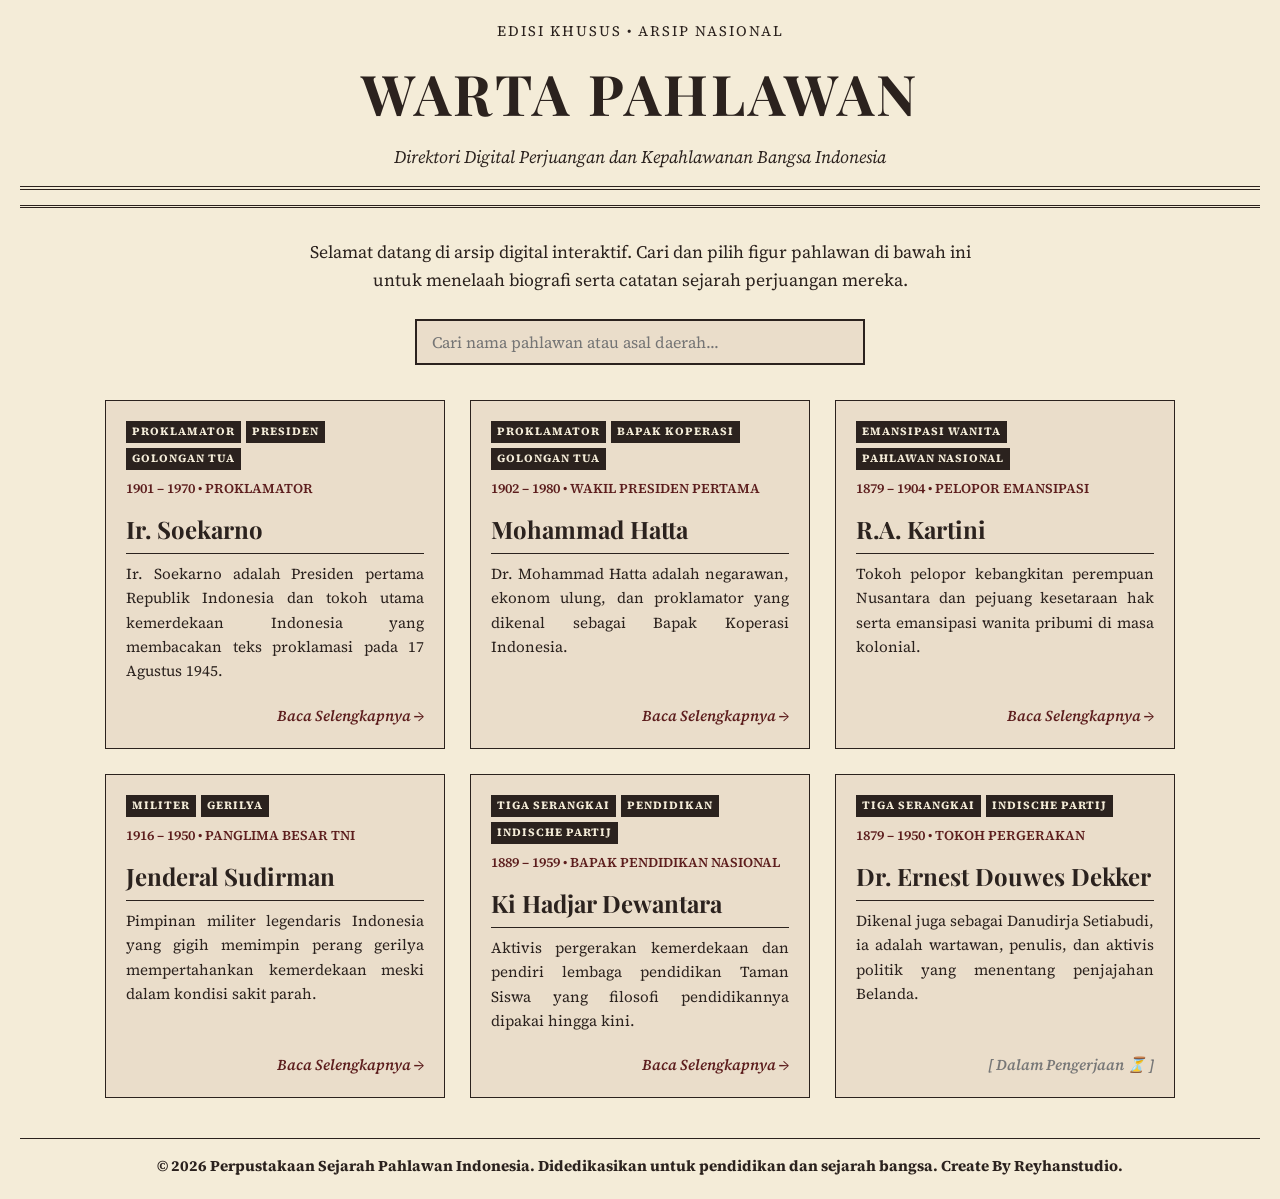
<file: index.html>
<!DOCTYPE html>
<html lang="id">
<head>
    <meta charset="UTF-8">
    <meta name="viewport" content="width=device-width, initial-scale=1.0">
    <title>Perpustakaan Sejarah Pahlawan Indonesia</title>
    <link href="https://fonts.googleapis.com/css2?family=Playfair+Display:ital,wght@0,400;0,700;1,400&family=Source+Serif+Pro:ital,wght@0,400;0,600;1,400&display=swap" rel="stylesheet">
    <link rel="stylesheet" href="css/style.css">
</head>
<body>

    <header class="site-header">
        <div class="newspaper-header">
            <span class="date-edition">Edisi Khusus • Arsip Nasional</span>
            <h1>Warta Pahlawan</h1>
            <p class="subtitle">Direktori Digital Perjuangan dan Kepahlawanan Bangsa Indonesia</p>
            <hr class="double-line">
        </div>
    </header>

    <main class="container">
        <section class="intro-section">
            <p>Selamat datang di arsip digital interaktif. Cari dan pilih figur pahlawan di bawah ini untuk menelaah biografi serta catatan sejarah perjuangan mereka.</p>
        </section>

        <!-- Search Bar -->
        <div class="search-container">
            <input type="text" id="searchInput" placeholder="Cari nama pahlawan atau asal daerah...">
        </div>

        <!-- Hero Grid Gallery -->
        <div class="hero-grid" id="heroGrid">
            <!-- Data akan dimuat secara dinamis via JavaScript -->
        </div>
    </main>

    <footer>
        <p>&copy; 2026 Perpustakaan Sejarah Pahlawan Indonesia. Didedikasikan untuk pendidikan dan sejarah bangsa. Create By Reyhanstudio.</p>
    </footer>

    <script src="js/script.js"></script>
</body>
</html>
</file>
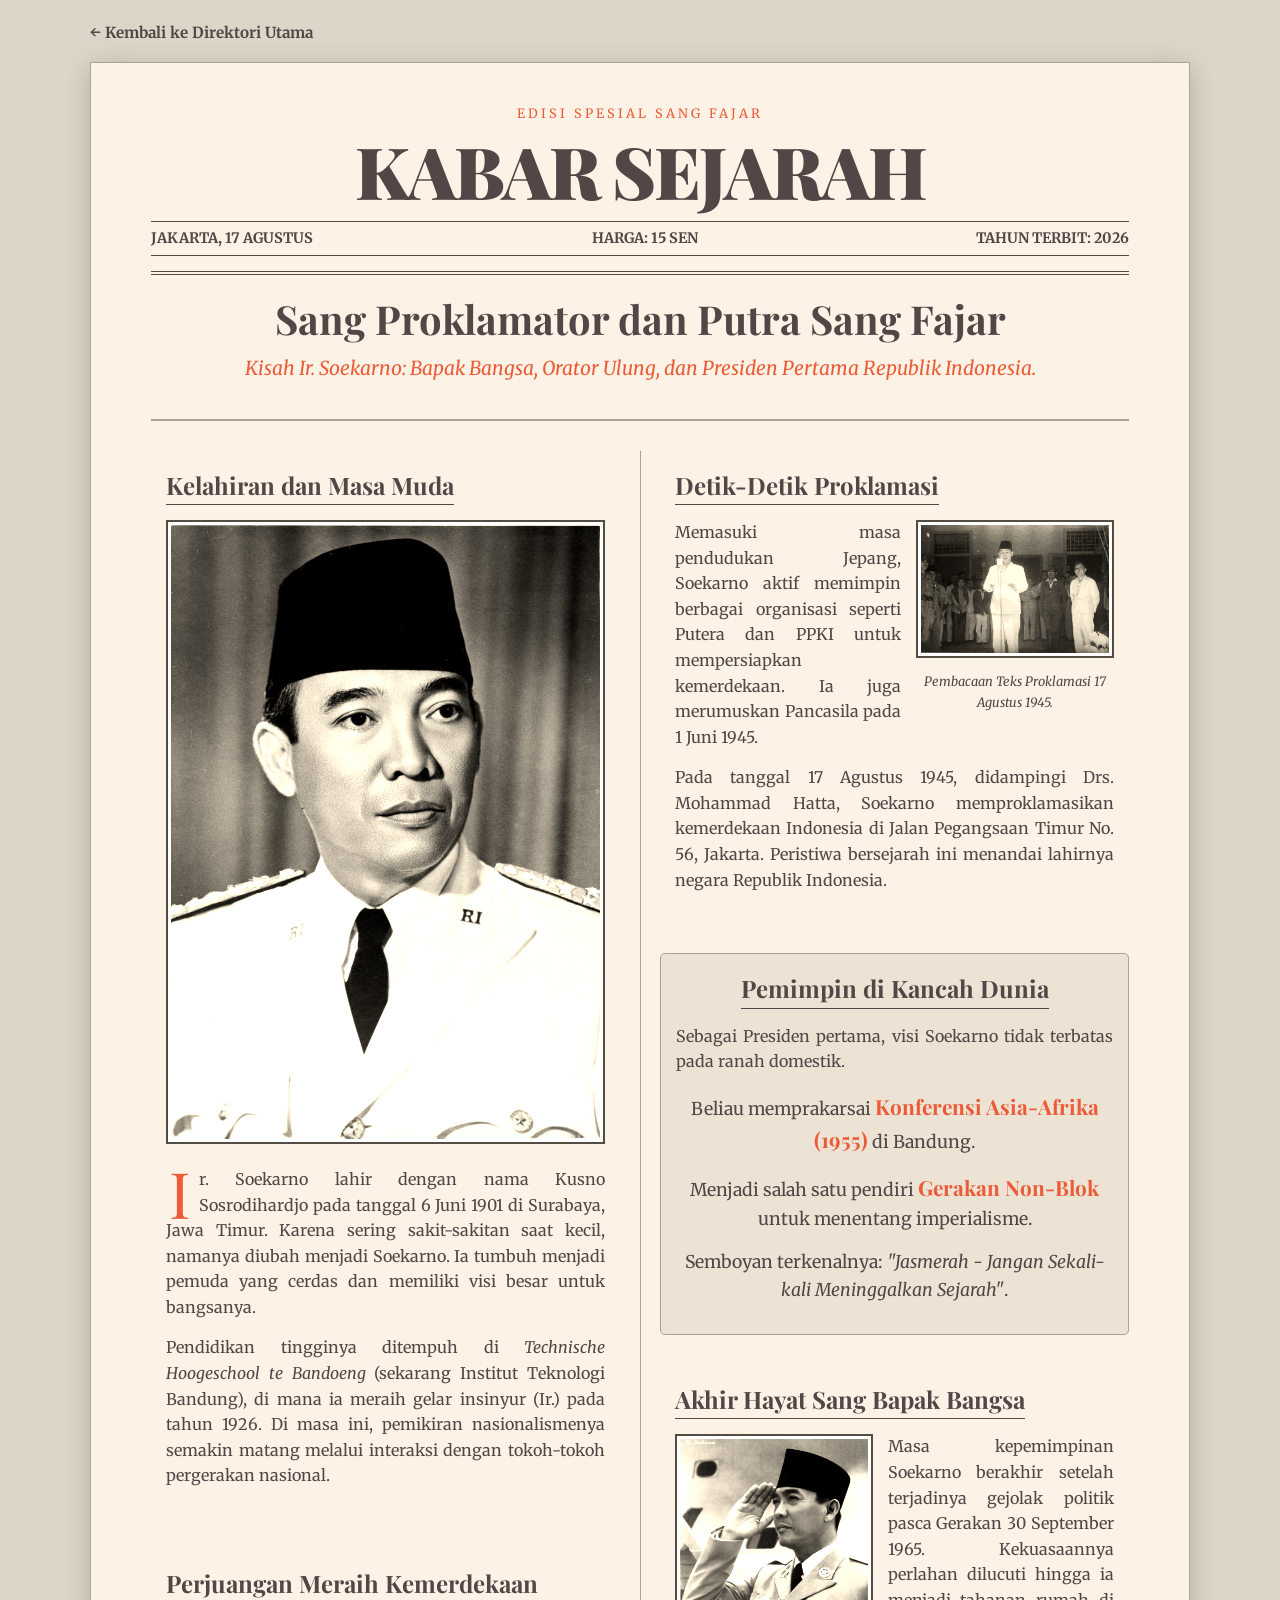
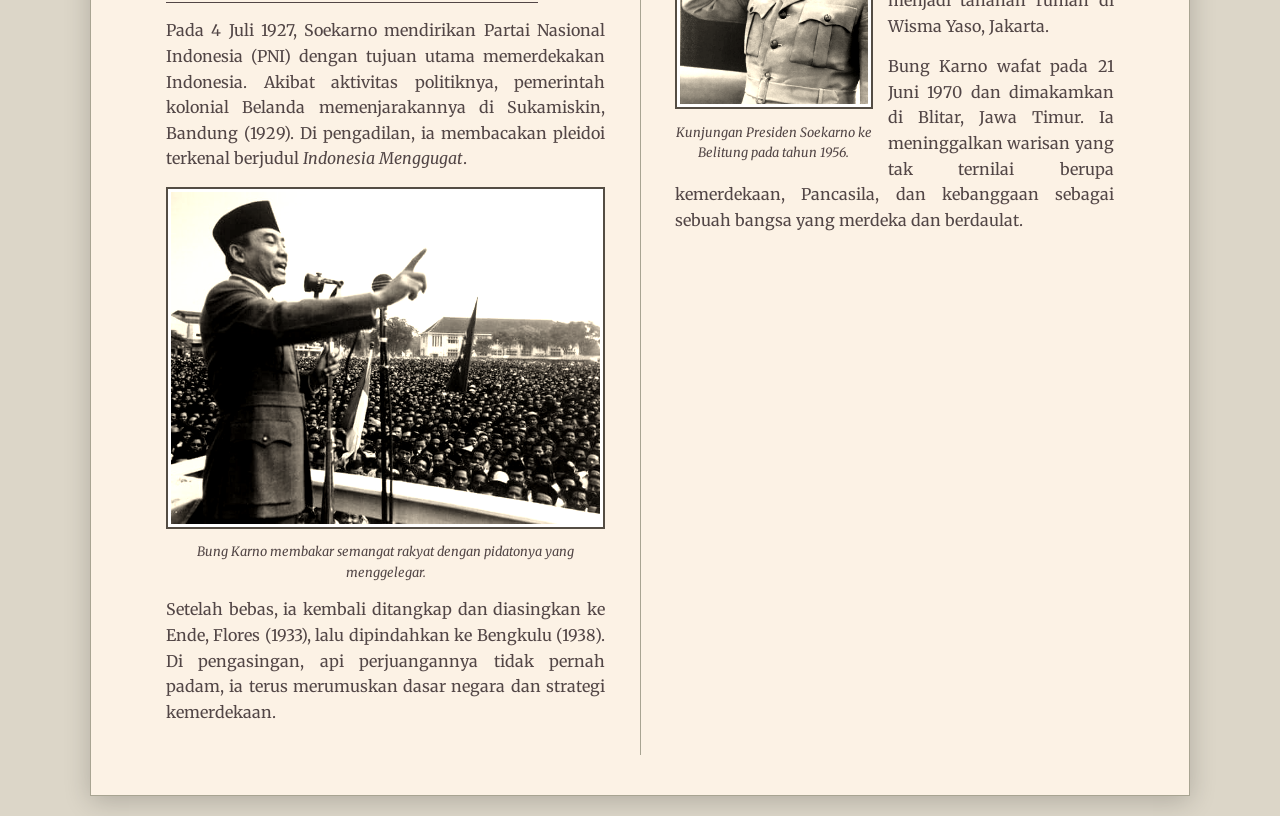
<file: ir-soekarno/index.html>
<!DOCTYPE html>
<html lang="id">
<head>
    <meta charset="UTF-8">
    <meta name="viewport" content="width=device-width, initial-scale=1.0">
    <title>Kabar Sejarah - Ir. Soekarno</title>
    <!-- Menghubungkan CSS Khusus Tema Koran -->
    <link rel="stylesheet" href="../css/ki-hadjar.css">
    <link href="https://fonts.googleapis.com/css2?family=Playfair+Display:ital,wght@0,400;0,700;0,900;1,400&family=Merriweather:ital,wght@0,300;0,400;1,300&display=swap" rel="stylesheet">
</head>
<body>

    <!-- Tombol Kembali ke Direktori Utama -->
    <div style="max-width: 1100px; margin: 0 auto 15px auto;">
        <a href="../index.html" class="back-link">&larr; Kembali ke Direktori Utama</a>
    </div>

    <div class="newspaper-container">
        <header class="masthead">
            <div class="edition">Edisi Spesial Sang Fajar</div>
            <h1 class="newspaper-title">KABAR SEJARAH</h1>
            <div class="meta-info">
                <span>Jakarta, 17 Agustus</span>
                <span>Harga: 15 Sen</span>
                <span>Tahun Terbit: 2026</span>
            </div>
        </header>

        <div class="headline-section present-section">
            <h2 class="headline">Sang Proklamator dan Putra Sang Fajar</h2>
            <p class="sub-headline">Kisah Ir. Soekarno: Bapak Bangsa, Orator Ulung, dan Presiden Pertama Republik Indonesia.</p>
        </div>

        <main class="news-content">
            
            <article class="present-section">
                <h3>Kelahiran dan Masa Muda</h3>
                <div class="image-box center">
                    <img src="asset/Foto pahlawan HD.jpeg" alt="Potret Ir. Soekarno" class="zoom-img">
                </div>
                <p class="drop-cap">Ir. Soekarno lahir dengan nama Kusno Sosrodihardjo pada tanggal 6 Juni 1901 di Surabaya, Jawa Timur. Karena sering sakit-sakitan saat kecil, namanya diubah menjadi Soekarno. Ia tumbuh menjadi pemuda yang cerdas dan memiliki visi besar untuk bangsanya.</p>
                <p>Pendidikan tingginya ditempuh di <em>Technische Hoogeschool te Bandoeng</em> (sekarang Institut Teknologi Bandung), di mana ia meraih gelar insinyur (Ir.) pada tahun 1926. Di masa ini, pemikiran nasionalismenya semakin matang melalui interaksi dengan tokoh-tokoh pergerakan nasional.</p>
            </article>

            <article class="present-section">
                <h3>Perjuangan Meraih Kemerdekaan</h3>
                <p>Pada 4 Juli 1927, Soekarno mendirikan Partai Nasional Indonesia (PNI) dengan tujuan utama memerdekakan Indonesia. Akibat aktivitas politiknya, pemerintah kolonial Belanda memenjarakannya di Sukamiskin, Bandung (1929). Di pengadilan, ia membacakan pleidoi terkenal berjudul <em>Indonesia Menggugat</em>.</p>
                <div class="image-box center">
                    <img src="asset/Sukarno.jpeg" alt="Soekarno berpidato di hadapan massa" class="zoom-img">
                    <span class="caption">Bung Karno membakar semangat rakyat dengan pidatonya yang menggelegar.</span>
                </div>
                <p>Setelah bebas, ia kembali ditangkap dan diasingkan ke Ende, Flores (1933), lalu dipindahkan ke Bengkulu (1938). Di pengasingan, api perjuangannya tidak pernah padam, ia terus merumuskan dasar negara dan strategi kemerdekaan.</p>
            </article>

            <article class="present-section">
                <h3>Detik-Detik Proklamasi</h3>
                <div class="image-box right">
                    <img src="asset/109634572176863115.jpeg" alt="Soekarno membacakan teks proklamasi" class="zoom-img">
                    <span class="caption">Pembacaan Teks Proklamasi 17 Agustus 1945.</span>
                </div>
                <p>Memasuki masa pendudukan Jepang, Soekarno aktif memimpin berbagai organisasi seperti Putera dan PPKI untuk mempersiapkan kemerdekaan. Ia juga merumuskan Pancasila pada 1 Juni 1945.</p>
                <p>Pada tanggal 17 Agustus 1945, didampingi Drs. Mohammad Hatta, Soekarno memproklamasikan kemerdekaan Indonesia di Jalan Pegangsaan Timur No. 56, Jakarta. Peristiwa bersejarah ini menandai lahirnya negara Republik Indonesia.</p>
            </article>

            <article class="present-section highlight-box">
                <h3>Pemimpin di Kancah Dunia</h3>
                <p>Sebagai Presiden pertama, visi Soekarno tidak terbatas pada ranah domestik.</p>
                <ul class="semboyan-list">
                    <li>Beliau memprakarsai <strong>Konferensi Asia-Afrika (1955)</strong> di Bandung.</li>
                    <li>Menjadi salah satu pendiri <strong>Gerakan Non-Blok</strong> untuk menentang imperialisme.</li>
                    <li>Semboyan terkenalnya: <em>"Jasmerah - Jangan Sekali-kali Meninggalkan Sejarah"</em>.</li>
                </ul>
            </article>

            <article class="present-section">
                <h3>Akhir Hayat Sang Bapak Bangsa</h3>
                <div class="image-box left">
                    <img src="asset/Sukarno kala tiba di Belitung 1956.jpeg" alt="Soekarno tiba di Belitung" class="zoom-img">
                    <span class="caption">Kunjungan Presiden Soekarno ke Belitung pada tahun 1956.</span>
                </div>
                <p>Masa kepemimpinan Soekarno berakhir setelah terjadinya gejolak politik pasca Gerakan 30 September 1965. Kekuasaannya perlahan dilucuti hingga ia menjadi tahanan rumah di Wisma Yaso, Jakarta.</p>
                <p>Bung Karno wafat pada 21 Juni 1970 dan dimakamkan di Blitar, Jawa Timur. Ia meninggalkan warisan yang tak ternilai berupa kemerdekaan, Pancasila, dan kebanggaan sebagai sebuah bangsa yang merdeka dan berdaulat.</p>
            </article>

        </main>
    </div>

    <!-- Modal untuk Zoom Gambar -->
    <div id="imageModal" class="modal">
        <span class="close-btn">&times;</span>
        <img class="modal-content" id="zoomedImg">
    </div>

    <!-- Menghubungkan JS Khusus -->
    <script src="../js/ki-hadjar.js"></script>
</body>
</html>
</file>
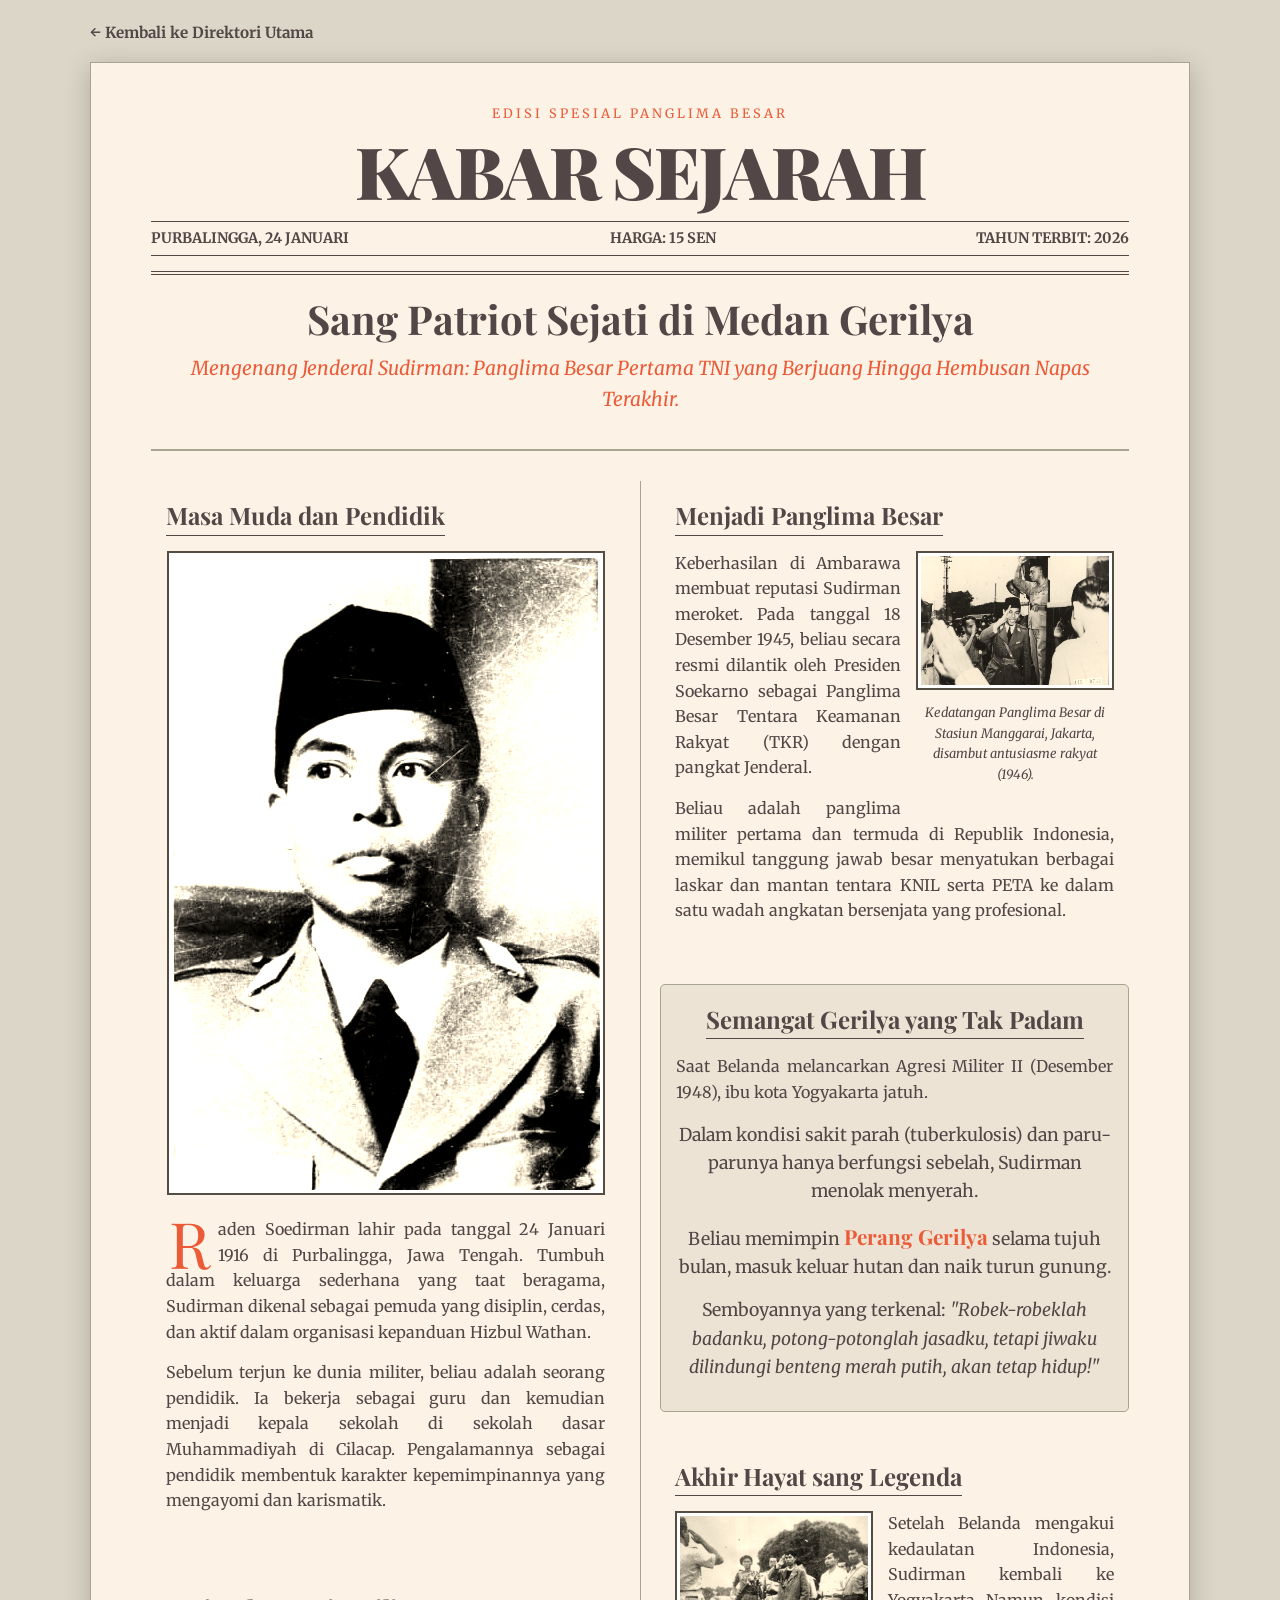
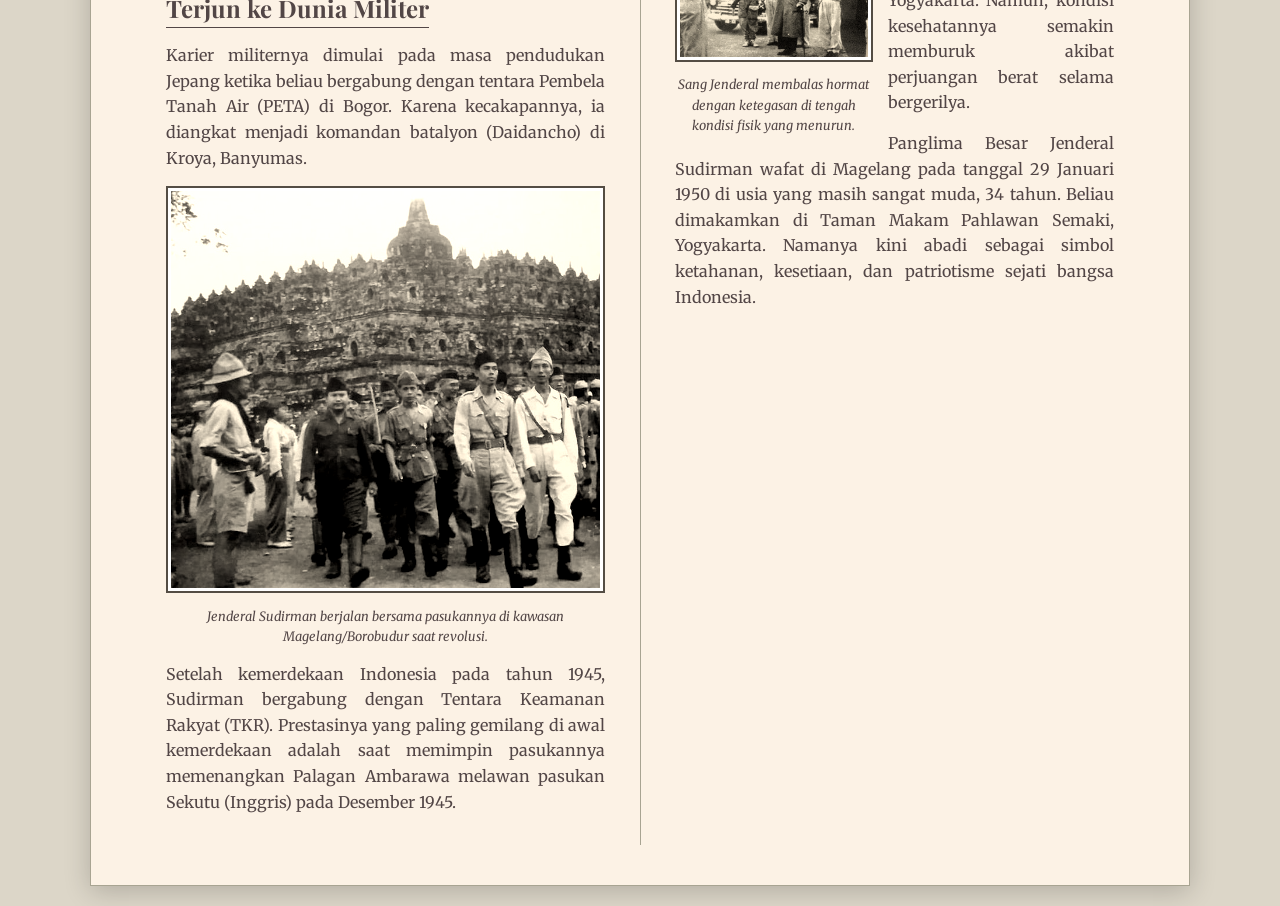
<file: jenderal-sudirman/index.html>
<!DOCTYPE html>
<html lang="id">
<head>
    <meta charset="UTF-8">
    <meta name="viewport" content="width=device-width, initial-scale=1.0">
    <title>Kabar Sejarah - Jenderal Sudirman</title>
    <!-- Menghubungkan CSS Khusus Tema Koran -->
    <link rel="stylesheet" href="../css/ki-hadjar.css">
    <link href="https://fonts.googleapis.com/css2?family=Playfair+Display:ital,wght@0,400;0,700;0,900;1,400&family=Merriweather:ital,wght@0,300;0,400;1,300&display=swap" rel="stylesheet">
</head>
<body>

    <!-- Tombol Kembali ke Direktori Utama -->
    <div style="max-width: 1100px; margin: 0 auto 15px auto;">
        <a href="../index.html" class="back-link">&larr; Kembali ke Direktori Utama</a>
    </div>

    <div class="newspaper-container">
        <header class="masthead">
            <div class="edition">Edisi Spesial Panglima Besar</div>
            <h1 class="newspaper-title">KABAR SEJARAH</h1>
            <div class="meta-info">
                <span>Purbalingga, 24 Januari</span>
                <span>Harga: 15 Sen</span>
                <span>Tahun Terbit: 2026</span>
            </div>
        </header>

        <div class="headline-section present-section">
            <h2 class="headline">Sang Patriot Sejati di Medan Gerilya</h2>
            <p class="sub-headline">Mengenang Jenderal Sudirman: Panglima Besar Pertama TNI yang Berjuang Hingga Hembusan Napas Terakhir.</p>
        </div>

        <main class="news-content">
            
            <article class="present-section">
                <h3>Masa Muda dan Pendidik</h3>
                <div class="image-box center">
                    <img src="asset/Jenderal Soedirman.jpeg" alt="Potret Jenderal Sudirman" class="zoom-img">
                </div>
                <p class="drop-cap">Raden Soedirman lahir pada tanggal 24 Januari 1916 di Purbalingga, Jawa Tengah. Tumbuh dalam keluarga sederhana yang taat beragama, Sudirman dikenal sebagai pemuda yang disiplin, cerdas, dan aktif dalam organisasi kepanduan Hizbul Wathan.</p>
                <p>Sebelum terjun ke dunia militer, beliau adalah seorang pendidik. Ia bekerja sebagai guru dan kemudian menjadi kepala sekolah di sekolah dasar Muhammadiyah di Cilacap. Pengalamannya sebagai pendidik membentuk karakter kepemimpinannya yang mengayomi dan karismatik.</p>
            </article>

            <article class="present-section">
                <h3>Terjun ke Dunia Militer</h3>
                <p>Karier militernya dimulai pada masa pendudukan Jepang ketika beliau bergabung dengan tentara Pembela Tanah Air (PETA) di Bogor. Karena kecakapannya, ia diangkat menjadi komandan batalyon (Daidancho) di Kroya, Banyumas.</p>
                <div class="image-box center">
                    <img src="asset/Jendral Sudirman in Magelang, saat Revolusi Kemerdekaan.jpeg" alt="Jenderal Sudirman di Magelang" class="zoom-img">
                    <span class="caption">Jenderal Sudirman berjalan bersama pasukannya di kawasan Magelang/Borobudur saat revolusi.</span>
                </div>
                <p>Setelah kemerdekaan Indonesia pada tahun 1945, Sudirman bergabung dengan Tentara Keamanan Rakyat (TKR). Prestasinya yang paling gemilang di awal kemerdekaan adalah saat memimpin pasukannya memenangkan Palagan Ambarawa melawan pasukan Sekutu (Inggris) pada Desember 1945.</p>
            </article>

            <article class="present-section">
                <h3>Menjadi Panglima Besar</h3>
                <div class="image-box right">
                    <img src="asset/Jenderal Sudirman, Stasiun Manggarai, Jakarta 11 November 1946_.jpeg" alt="Jenderal Sudirman di Stasiun Manggarai" class="zoom-img">
                    <span class="caption">Kedatangan Panglima Besar di Stasiun Manggarai, Jakarta, disambut antusiasme rakyat (1946).</span>
                </div>
                <p>Keberhasilan di Ambarawa membuat reputasi Sudirman meroket. Pada tanggal 18 Desember 1945, beliau secara resmi dilantik oleh Presiden Soekarno sebagai Panglima Besar Tentara Keamanan Rakyat (TKR) dengan pangkat Jenderal.</p>
                <p>Beliau adalah panglima militer pertama dan termuda di Republik Indonesia, memikul tanggung jawab besar menyatukan berbagai laskar dan mantan tentara KNIL serta PETA ke dalam satu wadah angkatan bersenjata yang profesional.</p>
            </article>

            <article class="present-section highlight-box">
                <h3>Semangat Gerilya yang Tak Padam</h3>
                <p>Saat Belanda melancarkan Agresi Militer II (Desember 1948), ibu kota Yogyakarta jatuh.</p>
                <ul class="semboyan-list">
                    <li>Dalam kondisi sakit parah (tuberkulosis) dan paru-parunya hanya berfungsi sebelah, Sudirman menolak menyerah.</li>
                    <li>Beliau memimpin <strong>Perang Gerilya</strong> selama tujuh bulan, masuk keluar hutan dan naik turun gunung.</li>
                    <li>Semboyannya yang terkenal: <em>"Robek-robeklah badanku, potong-potonglah jasadku, tetapi jiwaku dilindungi benteng merah putih, akan tetap hidup!"</em></li>
                </ul>
            </article>

            <article class="present-section">
                <h3>Akhir Hayat sang Legenda</h3>
                <div class="image-box left">
                    <img src="asset/Sudirman the General.jpeg" alt="Jenderal Sudirman memberi hormat" class="zoom-img">
                    <span class="caption">Sang Jenderal membalas hormat dengan ketegasan di tengah kondisi fisik yang menurun.</span>
                </div>
                <p>Setelah Belanda mengakui kedaulatan Indonesia, Sudirman kembali ke Yogyakarta. Namun, kondisi kesehatannya semakin memburuk akibat perjuangan berat selama bergerilya.</p>
                <p>Panglima Besar Jenderal Sudirman wafat di Magelang pada tanggal 29 Januari 1950 di usia yang masih sangat muda, 34 tahun. Beliau dimakamkan di Taman Makam Pahlawan Semaki, Yogyakarta. Namanya kini abadi sebagai simbol ketahanan, kesetiaan, dan patriotisme sejati bangsa Indonesia.</p>
            </article>

        </main>
    </div>

    <!-- Modal untuk Zoom Gambar -->
    <div id="imageModal" class="modal">
        <span class="close-btn">&times;</span>
        <img class="modal-content" id="zoomedImg">
    </div>

    <!-- Menghubungkan JS Khusus -->
    <script src="../js/ki-hadjar.js"></script>
</body>
</html>
</file>
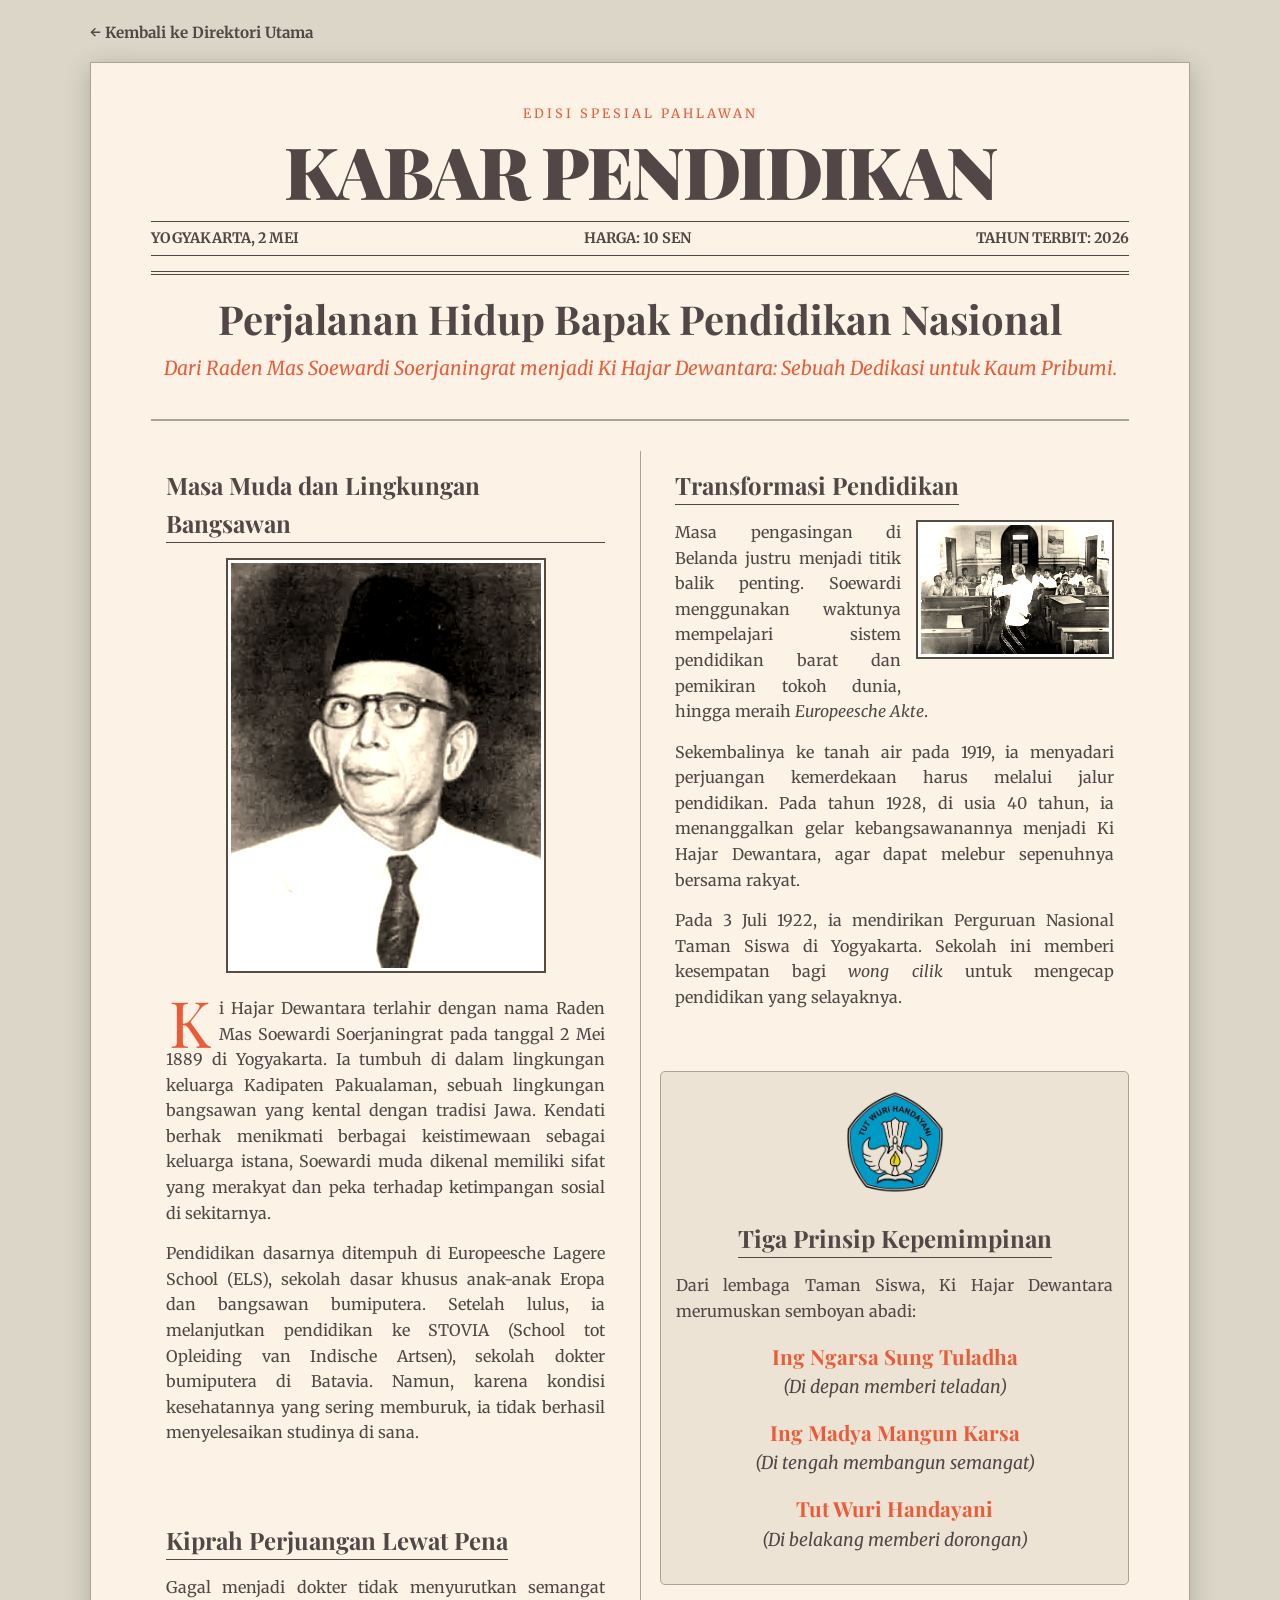
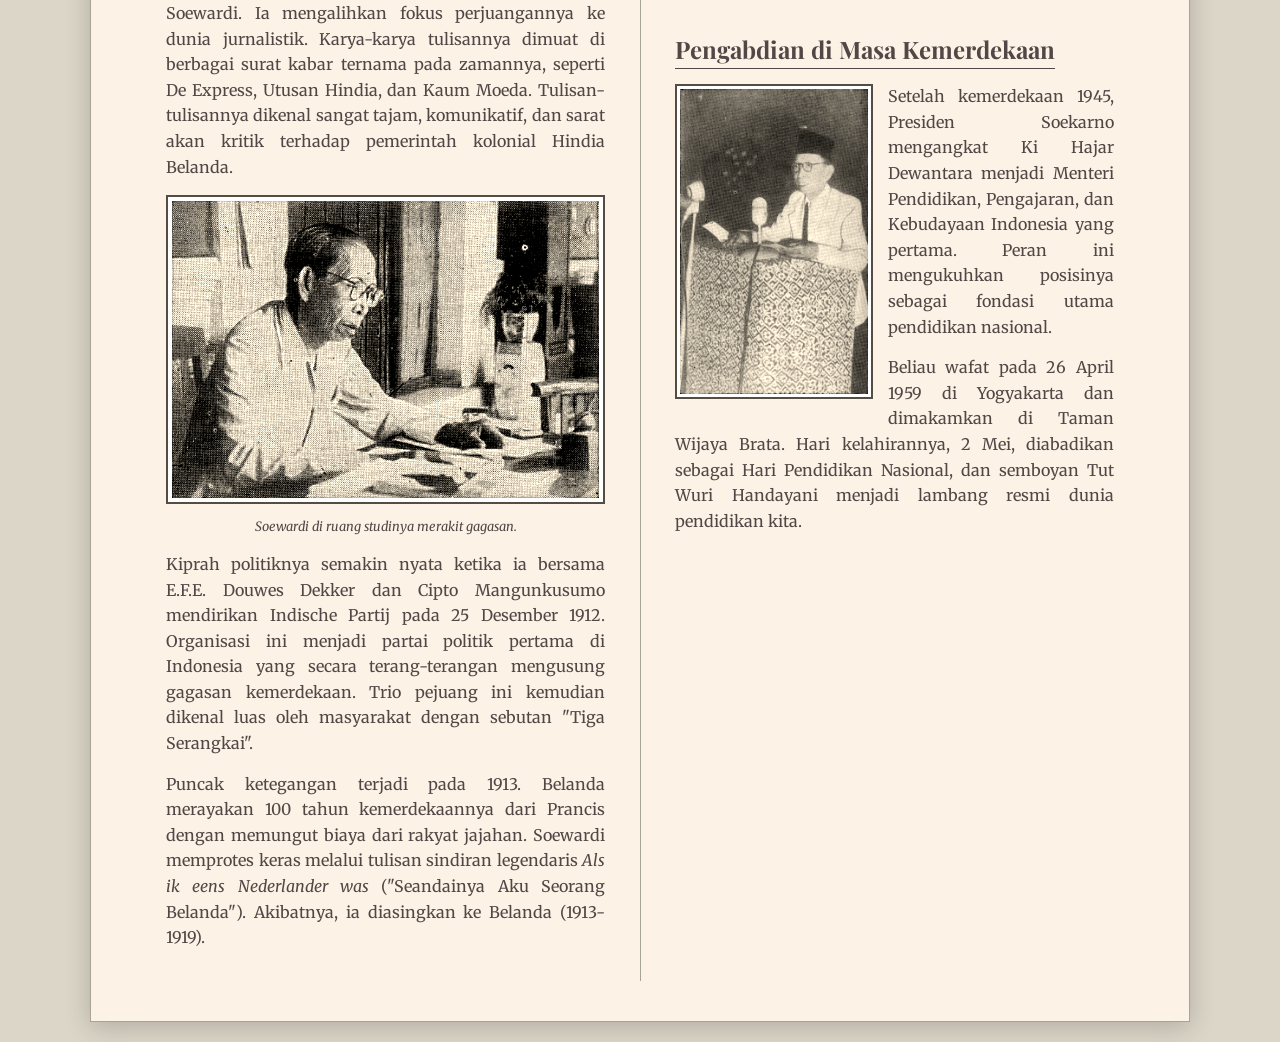
<file: ki-hadjar-dewantara/index.html>
<!DOCTYPE html>
<html lang="id">
<head>
    <meta charset="UTF-8">
    <meta name="viewport" content="width=device-width, initial-scale=1.0">
    <title>Kabar Pendidikan - Ki Hadjar Dewantara</title>
    <!-- Menghubungkan CSS Khusus -->
    <link rel="stylesheet" href="../css/ki-hadjar.css">
    <link href="https://fonts.googleapis.com/css2?family=Playfair+Display:ital,wght@0,400;0,700;0,900;1,400&family=Merriweather:ital,wght@0,300;0,400;1,300&display=swap" rel="stylesheet">
</head>
<body>

    <!-- Tombol Kembali ke Direktori Utama -->
    <div style="max-width: 1100px; margin: 0 auto 15px auto;">
        <a href="../index.html" class="back-link">&larr; Kembali ke Direktori Utama</a>
    </div>

    <div class="newspaper-container">
        <!-- Masthead Koran -->
        <header class="masthead">
            <div class="edition">Edisi Spesial Pahlawan</div>
            <h1 class="newspaper-title">KABAR PENDIDIKAN</h1>
            <div class="meta-info">
                <span>Yogyakarta, 2 Mei</span>
                <span>Harga: 10 Sen</span>
                <span>Tahun Terbit: 2026</span>
            </div>
        </header>

        <!-- Headline Utama -->
        <div class="headline-section present-section">
            <h2 class="headline">Perjalanan Hidup Bapak Pendidikan Nasional</h2>
            <p class="sub-headline">Dari Raden Mas Soewardi Soerjaningrat menjadi Ki Hajar Dewantara: Sebuah Dedikasi untuk Kaum Pribumi.</p>
        </div>

        <!-- Kolom Berita Utama -->
        <main class="news-content">
            
            <article class="present-section">
                <h3>Masa Muda dan Lingkungan Bangsawan</h3>
                <div class="image-box center">
                    <img src="asset/Google Image Result for https___www_sman1kalasan.sch.id_wp-content_uploads_2023_02_Ki_Hadjar_Dewantara.jpg" alt="Potret Ki Hajar Dewantara" class="zoom-img">
                </div>
                <p class="drop-cap">Ki Hajar Dewantara terlahir dengan nama Raden Mas Soewardi Soerjaningrat pada tanggal 2 Mei 1889 di Yogyakarta. Ia tumbuh di dalam lingkungan keluarga Kadipaten Pakualaman, sebuah lingkungan bangsawan yang kental dengan tradisi Jawa. Kendati berhak menikmati berbagai keistimewaan sebagai keluarga istana, Soewardi muda dikenal memiliki sifat yang merakyat dan peka terhadap ketimpangan sosial di sekitarnya.</p>
                <p>Pendidikan dasarnya ditempuh di Europeesche Lagere School (ELS), sekolah dasar khusus anak-anak Eropa dan bangsawan bumiputera. Setelah lulus, ia melanjutkan pendidikan ke STOVIA (School tot Opleiding van Indische Artsen), sekolah dokter bumiputera di Batavia. Namun, karena kondisi kesehatannya yang sering memburuk, ia tidak berhasil menyelesaikan studinya di sana.</p>
            </article>

            <article class="present-section">
                <h3>Kiprah Perjuangan Lewat Pena</h3>
                <p>Gagal menjadi dokter tidak menyurutkan semangat Soewardi. Ia mengalihkan fokus perjuangannya ke dunia jurnalistik. Karya-karya tulisannya dimuat di berbagai surat kabar ternama pada zamannya, seperti De Express, Utusan Hindia, dan Kaum Moeda. Tulisan-tulisannya dikenal sangat tajam, komunikatif, dan sarat akan kritik terhadap pemerintah kolonial Hindia Belanda.</p>
                <div class="image-box center">
                    <img src="asset/Ki Hajar Dewantara when studying in his own house_.jpeg" alt="Ki Hajar Dewantara sedang belajar" class="zoom-img">
                    <span class="caption">Soewardi di ruang studinya merakit gagasan.</span>
                </div>
                <p>Kiprah politiknya semakin nyata ketika ia bersama E.F.E. Douwes Dekker dan Cipto Mangunkusumo mendirikan Indische Partij pada 25 Desember 1912. Organisasi ini menjadi partai politik pertama di Indonesia yang secara terang-terangan mengusung gagasan kemerdekaan. Trio pejuang ini kemudian dikenal luas oleh masyarakat dengan sebutan "Tiga Serangkai".</p>
                <p>Puncak ketegangan terjadi pada 1913. Belanda merayakan 100 tahun kemerdekaannya dari Prancis dengan memungut biaya dari rakyat jajahan. Soewardi memprotes keras melalui tulisan sindiran legendaris <em>Als ik eens Nederlander was</em> ("Seandainya Aku Seorang Belanda"). Akibatnya, ia diasingkan ke Belanda (1913-1919).</p>
            </article>

            <article class="present-section">
                <h3>Transformasi Pendidikan</h3>
                <div class="image-box right">
                    <img src="asset/Sistem Among, Metode Pendidikan Ki Hajar Dewantara.jpeg" alt="Suasana Kelas Taman Siswa" class="zoom-img">
                </div>
                <p>Masa pengasingan di Belanda justru menjadi titik balik penting. Soewardi menggunakan waktunya mempelajari sistem pendidikan barat dan pemikiran tokoh dunia, hingga meraih <em>Europeesche Akte</em>.</p>
                <p>Sekembalinya ke tanah air pada 1919, ia menyadari perjuangan kemerdekaan harus melalui jalur pendidikan. Pada tahun 1928, di usia 40 tahun, ia menanggalkan gelar kebangsawanannya menjadi Ki Hajar Dewantara, agar dapat melebur sepenuhnya bersama rakyat.</p>
                <p>Pada 3 Juli 1922, ia mendirikan Perguruan Nasional Taman Siswa di Yogyakarta. Sekolah ini memberi kesempatan bagi <em>wong cilik</em> untuk mengecap pendidikan yang selayaknya.</p>
            </article>

            <article class="present-section highlight-box">
                <div class="logo-container">
                    <img src="asset/tut.png" alt="Logo Tut Wuri Handayani" class="logo-img zoom-img">
                </div>
                <h3>Tiga Prinsip Kepemimpinan</h3>
                <p>Dari lembaga Taman Siswa, Ki Hajar Dewantara merumuskan semboyan abadi:</p>
                <ul class="semboyan-list">
                    <li><strong>Ing Ngarsa Sung Tuladha</strong> <br><em>(Di depan memberi teladan)</em></li>
                    <li><strong>Ing Madya Mangun Karsa</strong> <br><em>(Di tengah membangun semangat)</em></li>
                    <li><strong>Tut Wuri Handayani</strong> <br><em>(Di belakang memberi dorongan)</em></li>
                </ul>
            </article>

            <article class="present-section">
                <h3>Pengabdian di Masa Kemerdekaan</h3>
                <div class="image-box left">
                    <img src="asset/496521927694939275.jpeg" alt="Ki Hajar Dewantara berpidato" class="zoom-img">
                </div>
                <p>Setelah kemerdekaan 1945, Presiden Soekarno mengangkat Ki Hajar Dewantara menjadi Menteri Pendidikan, Pengajaran, dan Kebudayaan Indonesia yang pertama. Peran ini mengukuhkan posisinya sebagai fondasi utama pendidikan nasional.</p>
                <p>Beliau wafat pada 26 April 1959 di Yogyakarta dan dimakamkan di Taman Wijaya Brata. Hari kelahirannya, 2 Mei, diabadikan sebagai Hari Pendidikan Nasional, dan semboyan Tut Wuri Handayani menjadi lambang resmi dunia pendidikan kita.</p>
            </article>

        </main>
    </div>

    <!-- Modal untuk Zoom Gambar -->
    <div id="imageModal" class="modal">
        <span class="close-btn">&times;</span>
        <img class="modal-content" id="zoomedImg">
        <div id="modalCaption"></div>
    </div>

    <!-- Menghubungkan JS Khusus -->
    <script src="../js/ki-hadjar.js"></script>
</body>
</html>
</file>
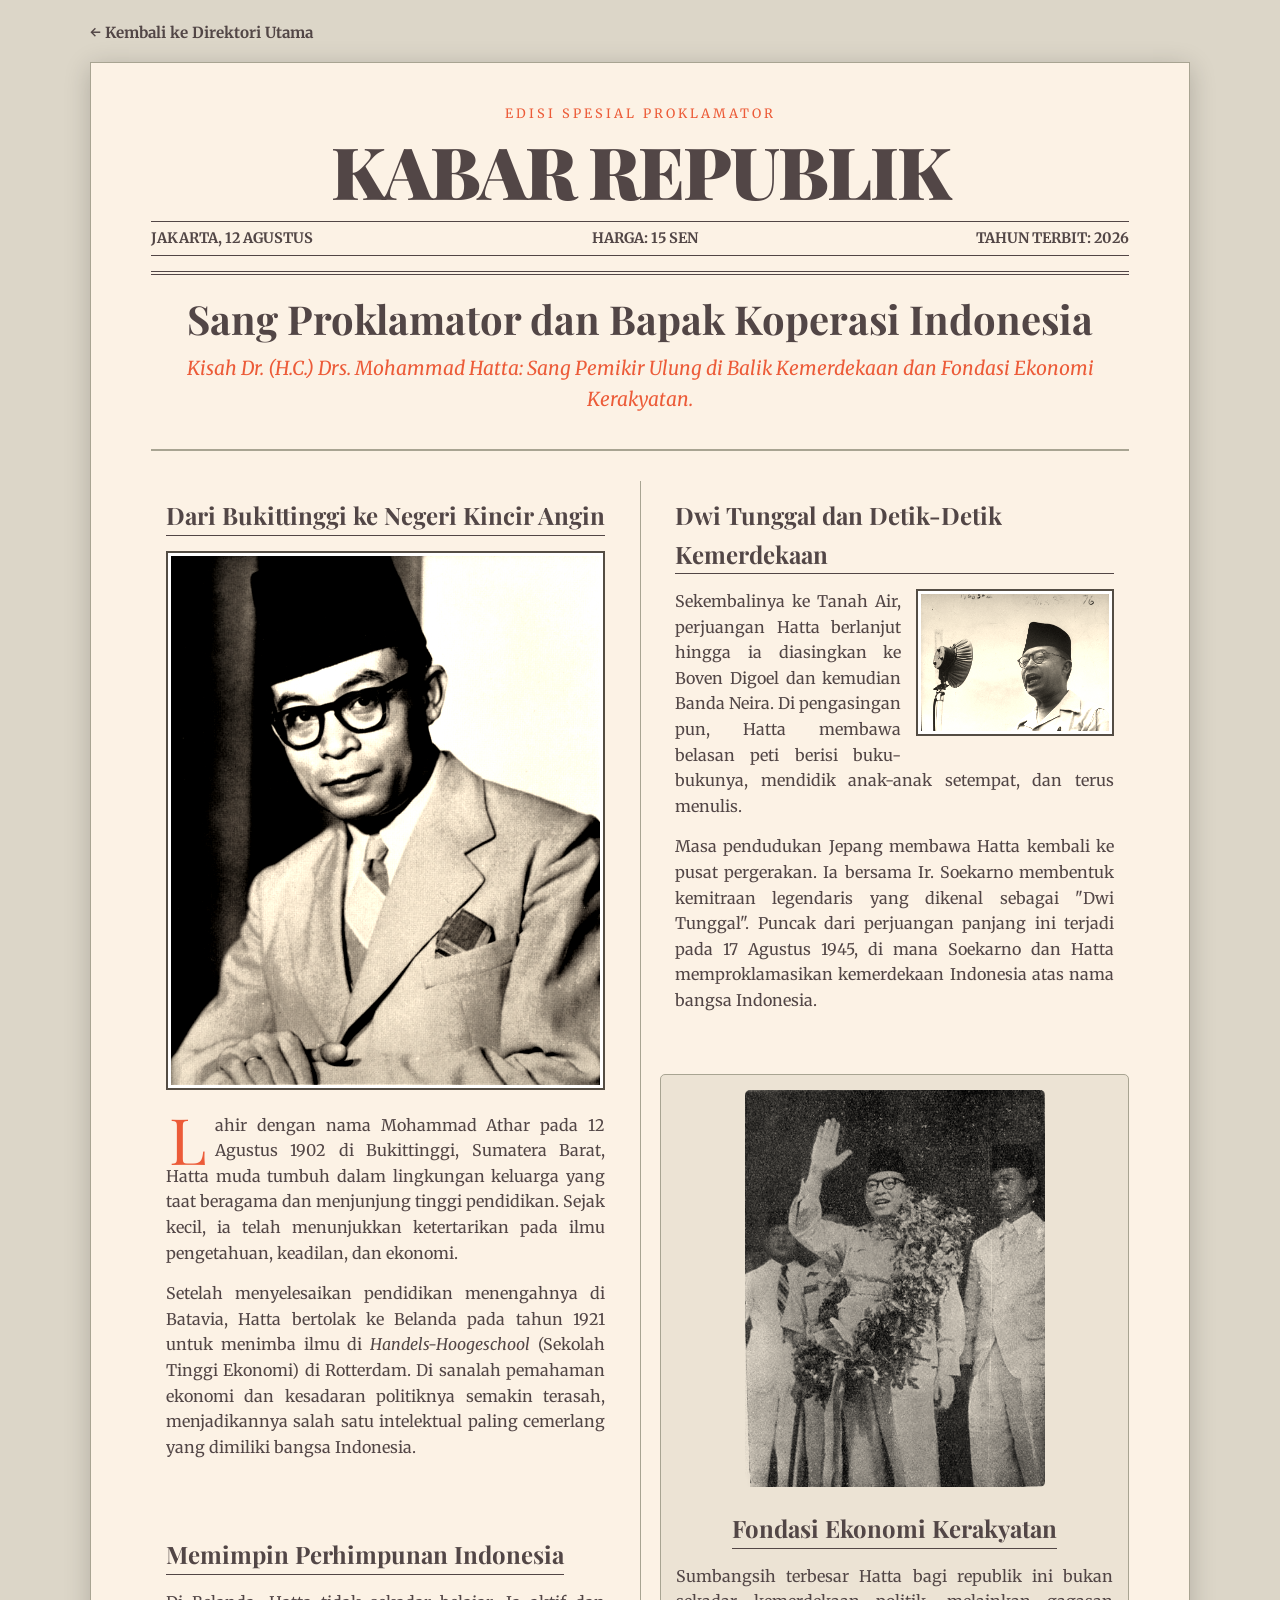
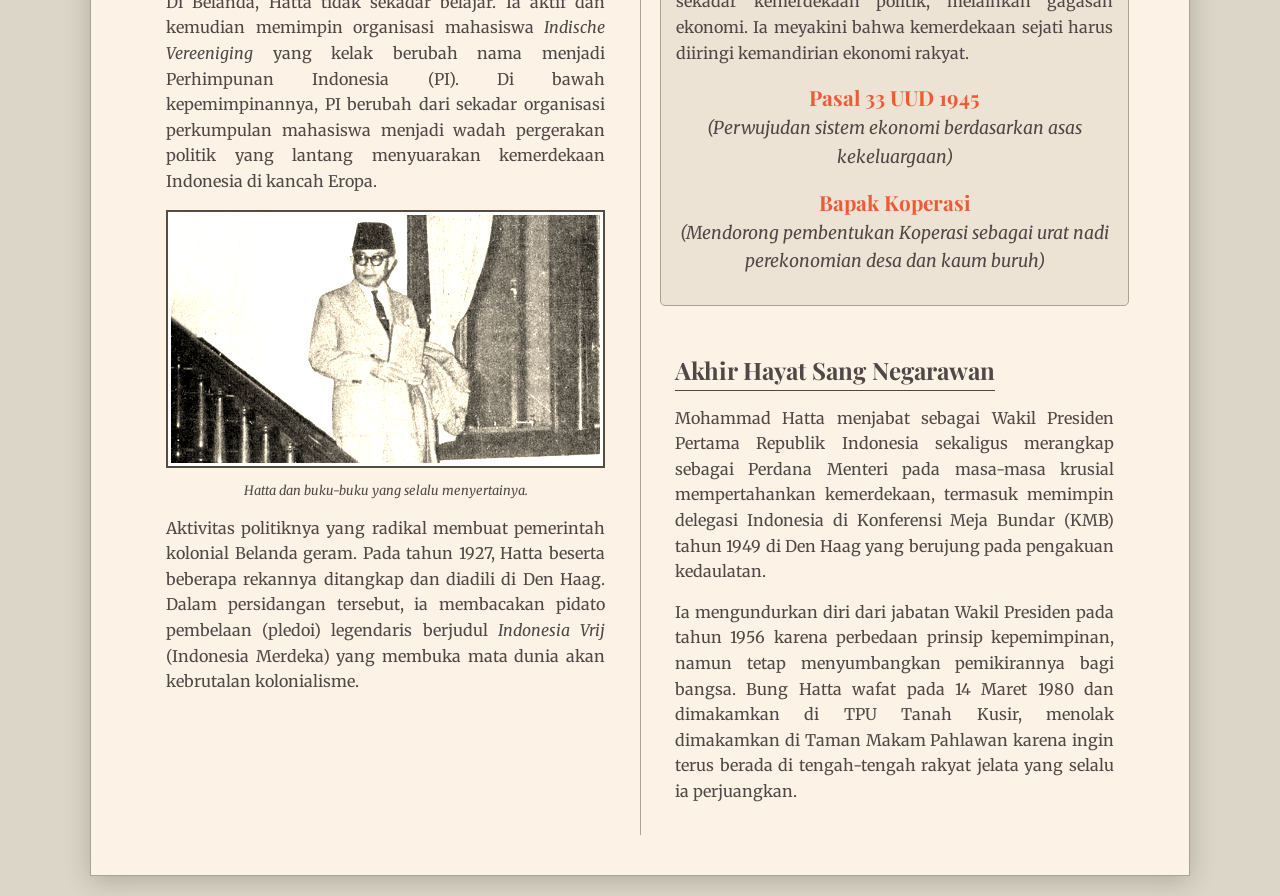
<file: mohammad-hatta/index.html>
<!DOCTYPE html>
<html lang="id">
<head>
    <meta charset="UTF-8">
    <meta name="viewport" content="width=device-width, initial-scale=1.0">
    <title>Kabar Republik - Mohammad Hatta</title>
    <!-- Tetap menggunakan CSS bergaya koran yang sudah dibuat sebelumnya -->
    <link rel="stylesheet" href="../css/ki-hadjar.css">
    <link href="https://fonts.googleapis.com/css2?family=Playfair+Display:ital,wght@0,400;0,700;0,900;1,400&family=Merriweather:ital,wght@0,300;0,400;1,300&display=swap" rel="stylesheet">
</head>
<body>

    <!-- Tombol Kembali ke Direktori Utama -->
    <div style="max-width: 1100px; margin: 0 auto 15px auto;">
        <a href="../index.html" class="back-link">&larr; Kembali ke Direktori Utama</a>
    </div>

    <div class="newspaper-container">
        <!-- Masthead Koran -->
        <header class="masthead">
            <div class="edition">Edisi Spesial Proklamator</div>
            <h1 class="newspaper-title">KABAR REPUBLIK</h1>
            <div class="meta-info">
                <span>Jakarta, 12 Agustus</span>
                <span>Harga: 15 Sen</span>
                <span>Tahun Terbit: 2026</span>
            </div>
        </header>

        <!-- Headline Utama -->
        <div class="headline-section present-section">
            <h2 class="headline">Sang Proklamator dan Bapak Koperasi Indonesia</h2>
            <p class="sub-headline">Kisah Dr. (H.C.) Drs. Mohammad Hatta: Sang Pemikir Ulung di Balik Kemerdekaan dan Fondasi Ekonomi Kerakyatan.</p>
        </div>

        <!-- Kolom Berita Utama -->
        <main class="news-content">
            
            <article class="present-section">
                <h3>Dari Bukittinggi ke Negeri Kincir Angin</h3>
                <div class="image-box center">
                    <img src="asset/𝙼𝙾𝙷 𝙷𝙰𝚃𝚃𝙰.jpeg" alt="Potret Mohammad Hatta" class="zoom-img">
                </div>
                <p class="drop-cap">Lahir dengan nama Mohammad Athar pada 12 Agustus 1902 di Bukittinggi, Sumatera Barat, Hatta muda tumbuh dalam lingkungan keluarga yang taat beragama dan menjunjung tinggi pendidikan. Sejak kecil, ia telah menunjukkan ketertarikan pada ilmu pengetahuan, keadilan, dan ekonomi.</p>
                <p>Setelah menyelesaikan pendidikan menengahnya di Batavia, Hatta bertolak ke Belanda pada tahun 1921 untuk menimba ilmu di <em>Handels-Hoogeschool</em> (Sekolah Tinggi Ekonomi) di Rotterdam. Di sanalah pemahaman ekonomi dan kesadaran politiknya semakin terasah, menjadikannya salah satu intelektual paling cemerlang yang dimiliki bangsa Indonesia.</p>
            </article>

            <article class="present-section">
                <h3>Memimpin Perhimpunan Indonesia</h3>
                <p>Di Belanda, Hatta tidak sekadar belajar. Ia aktif dan kemudian memimpin organisasi mahasiswa <em>Indische Vereeniging</em> yang kelak berubah nama menjadi Perhimpunan Indonesia (PI). Di bawah kepemimpinannya, PI berubah dari sekadar organisasi perkumpulan mahasiswa menjadi wadah pergerakan politik yang lantang menyuarakan kemerdekaan Indonesia di kancah Eropa.</p>
                <div class="image-box center">
                    <img src="asset/download (2).jpeg" alt="Mohammad Hatta membawa buku" class="zoom-img">
                    <span class="caption">Hatta dan buku-buku yang selalu menyertainya.</span>
                </div>
                <p>Aktivitas politiknya yang radikal membuat pemerintah kolonial Belanda geram. Pada tahun 1927, Hatta beserta beberapa rekannya ditangkap dan diadili di Den Haag. Dalam persidangan tersebut, ia membacakan pidato pembelaan (pledoi) legendaris berjudul <em>Indonesia Vrij</em> (Indonesia Merdeka) yang membuka mata dunia akan kebrutalan kolonialisme.</p>
            </article>

            <article class="present-section">
                <h3>Dwi Tunggal dan Detik-Detik Kemerdekaan</h3>
                <div class="image-box right">
                    <img src="asset/Mohammad Hatta - Google Arts & Culture.jpeg" alt="Mohammad Hatta Berpidato" class="zoom-img">
                </div>
                <p>Sekembalinya ke Tanah Air, perjuangan Hatta berlanjut hingga ia diasingkan ke Boven Digoel dan kemudian Banda Neira. Di pengasingan pun, Hatta membawa belasan peti berisi buku-bukunya, mendidik anak-anak setempat, dan terus menulis.</p>
                <p>Masa pendudukan Jepang membawa Hatta kembali ke pusat pergerakan. Ia bersama Ir. Soekarno membentuk kemitraan legendaris yang dikenal sebagai "Dwi Tunggal". Puncak dari perjuangan panjang ini terjadi pada 17 Agustus 1945, di mana Soekarno dan Hatta memproklamasikan kemerdekaan Indonesia atas nama bangsa Indonesia.</p>
            </article>

            <article class="present-section highlight-box">
                <div class="logo-container">
                    <img src="asset/226728162480949313.jpeg" alt="Mohammad Hatta Melambaikan Tangan" class="logo-img zoom-img" style="width: 100%; max-width: 300px; border-radius: 5px;">
                </div>
                <h3>Fondasi Ekonomi Kerakyatan</h3>
                <p>Sumbangsih terbesar Hatta bagi republik ini bukan sekadar kemerdekaan politik, melainkan gagasan ekonomi. Ia meyakini bahwa kemerdekaan sejati harus diiringi kemandirian ekonomi rakyat.</p>
                <ul class="semboyan-list">
                    <li><strong>Pasal 33 UUD 1945</strong> <br><em>(Perwujudan sistem ekonomi berdasarkan asas kekeluargaan)</em></li>
                    <li><strong>Bapak Koperasi</strong> <br><em>(Mendorong pembentukan Koperasi sebagai urat nadi perekonomian desa dan kaum buruh)</em></li>
                </ul>
            </article>

            <article class="present-section">
                <h3>Akhir Hayat Sang Negarawan</h3>
                <p>Mohammad Hatta menjabat sebagai Wakil Presiden Pertama Republik Indonesia sekaligus merangkap sebagai Perdana Menteri pada masa-masa krusial mempertahankan kemerdekaan, termasuk memimpin delegasi Indonesia di Konferensi Meja Bundar (KMB) tahun 1949 di Den Haag yang berujung pada pengakuan kedaulatan.</p>
                <p>Ia mengundurkan diri dari jabatan Wakil Presiden pada tahun 1956 karena perbedaan prinsip kepemimpinan, namun tetap menyumbangkan pemikirannya bagi bangsa. Bung Hatta wafat pada 14 Maret 1980 dan dimakamkan di TPU Tanah Kusir, menolak dimakamkan di Taman Makam Pahlawan karena ingin terus berada di tengah-tengah rakyat jelata yang selalu ia perjuangkan.</p>
            </article>

        </main>
    </div>

    <!-- Modal untuk Zoom Gambar -->
    <div id="imageModal" class="modal">
        <span class="close-btn">&times;</span>
        <img class="modal-content" id="zoomedImg">
        <div id="modalCaption"></div>
    </div>

    <!-- Menggunakan Script Interaktif yang Sama -->
    <script src="../js/ki-hadjar.js"></script>
</body>
</html>
</file>
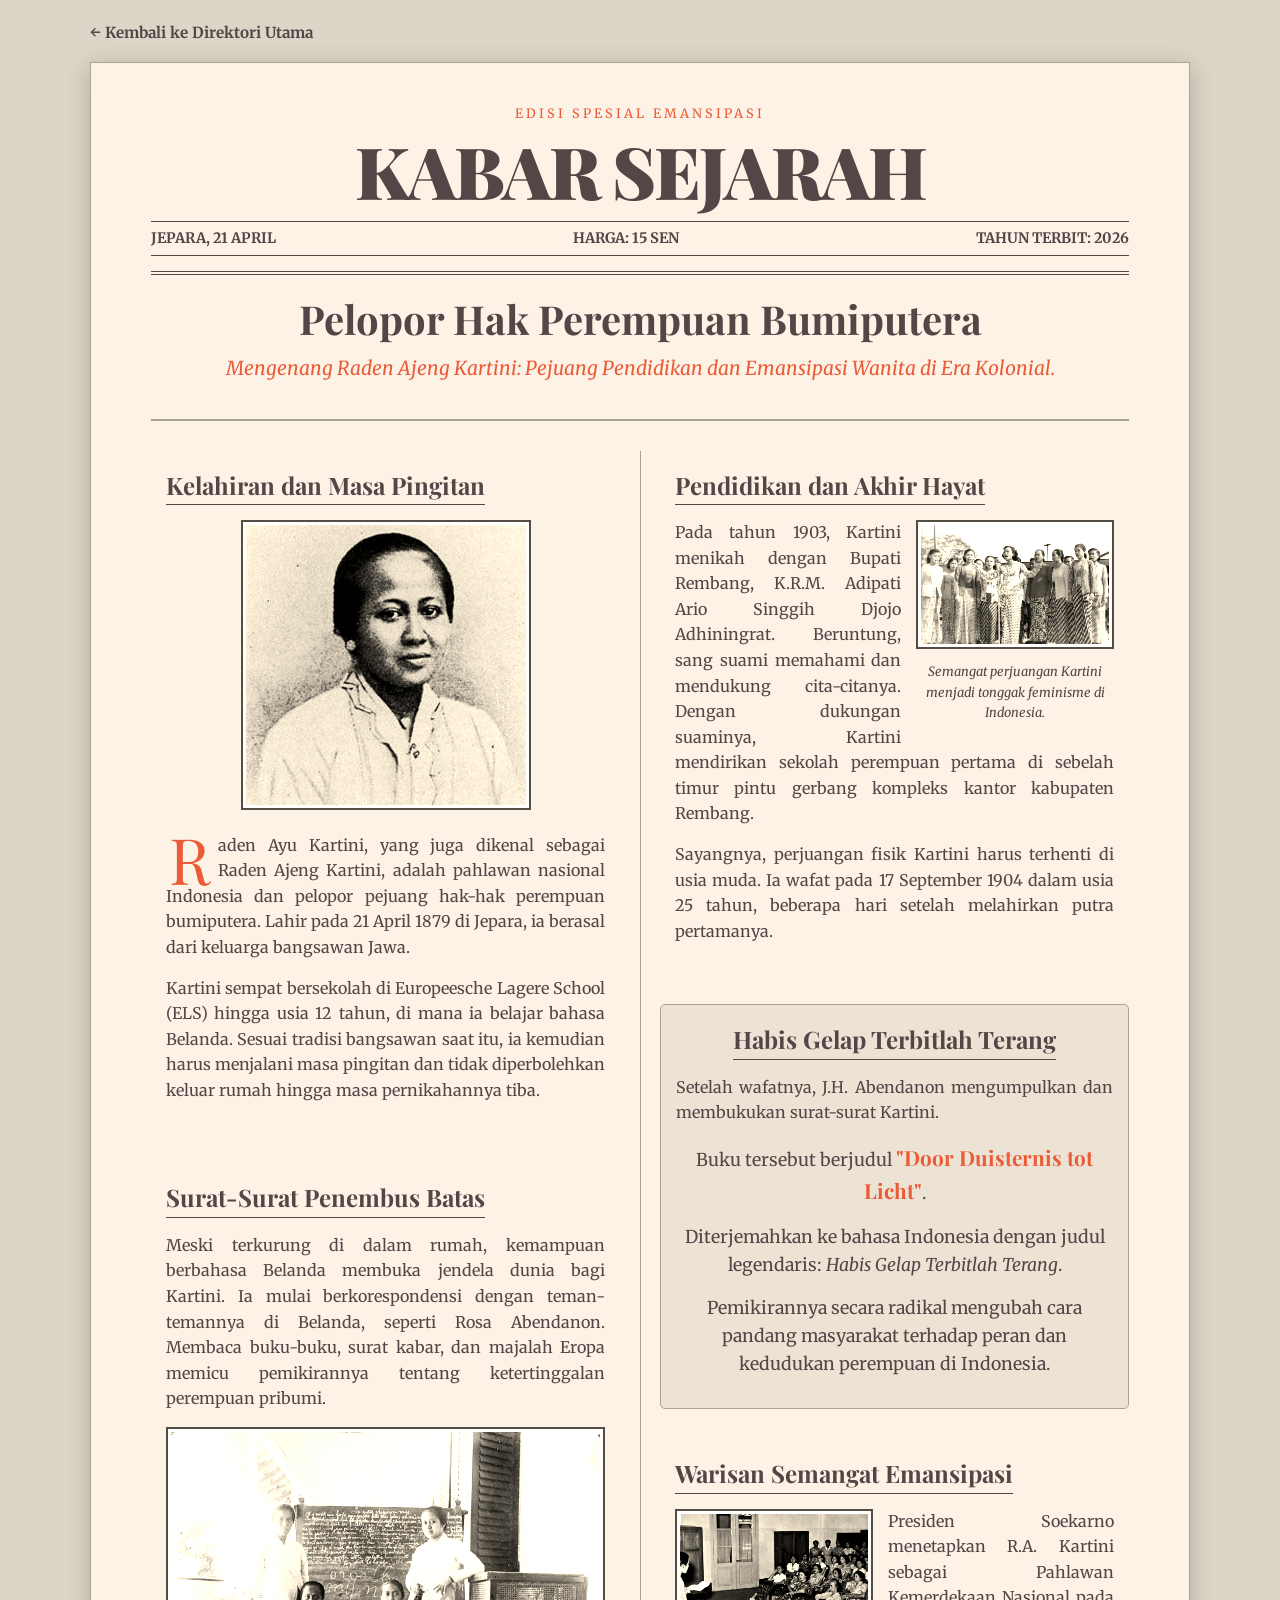
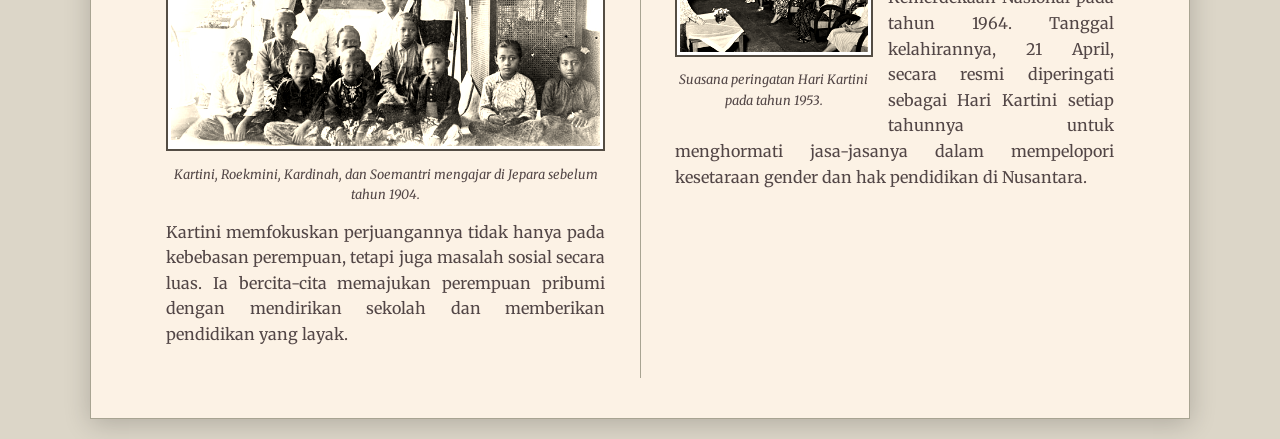
<file: ra-kartini/index.html>
<!DOCTYPE html>
<html lang="id">
<head>
    <meta charset="UTF-8">
    <meta name="viewport" content="width=device-width, initial-scale=1.0">
    <title>Kabar Sejarah - R.A. Kartini</title>
    <!-- Menghubungkan CSS Khusus Tema Koran -->
    <link rel="stylesheet" href="../css/ki-hadjar.css">
    <link href="https://fonts.googleapis.com/css2?family=Playfair+Display:ital,wght@0,400;0,700;0,900;1,400&family=Merriweather:ital,wght@0,300;0,400;1,300&display=swap" rel="stylesheet">
</head>
<body>

    <!-- Tombol Kembali ke Direktori Utama -->
    <div style="max-width: 1100px; margin: 0 auto 15px auto;">
        <a href="../index.html" class="back-link">&larr; Kembali ke Direktori Utama</a>
    </div>

    <div class="newspaper-container">
        <header class="masthead">
            <div class="edition">Edisi Spesial Emansipasi</div>
            <h1 class="newspaper-title">KABAR SEJARAH</h1>
            <div class="meta-info">
                <span>Jepara, 21 April</span>
                <span>Harga: 15 Sen</span>
                <span>Tahun Terbit: 2026</span>
            </div>
        </header>

        <div class="headline-section present-section">
            <h2 class="headline">Pelopor Hak Perempuan Bumiputera</h2>
            <p class="sub-headline">Mengenang Raden Ajeng Kartini: Pejuang Pendidikan dan Emansipasi Wanita di Era Kolonial.</p>
        </div>

        <main class="news-content">
            
            <article class="present-section">
                <h3>Kelahiran dan Masa Pingitan</h3>
                <div class="image-box center">
                    <img src="asset/Raden Ayu Kartini, or sometimes known as Raden Ajeng Kartini, was a prominent Javanese and an Indonesian national heroine_She was a pioneer in the area of women's rights for Indonesians_.jpeg" alt="Potret R.A. Kartini" class="zoom-img">
                </div>
                <p class="drop-cap">Raden Ayu Kartini, yang juga dikenal sebagai Raden Ajeng Kartini, adalah pahlawan nasional Indonesia dan pelopor pejuang hak-hak perempuan bumiputera. Lahir pada 21 April 1879 di Jepara, ia berasal dari keluarga bangsawan Jawa.</p>
                <p>Kartini sempat bersekolah di Europeesche Lagere School (ELS) hingga usia 12 tahun, di mana ia belajar bahasa Belanda. Sesuai tradisi bangsawan saat itu, ia kemudian harus menjalani masa pingitan dan tidak diperbolehkan keluar rumah hingga masa pernikahannya tiba.</p>
            </article>

            <article class="present-section">
                <h3>Surat-Surat Penembus Batas</h3>
                <p>Meski terkurung di dalam rumah, kemampuan berbahasa Belanda membuka jendela dunia bagi Kartini. Ia mulai berkorespondensi dengan teman-temannya di Belanda, seperti Rosa Abendanon. Membaca buku-buku, surat kabar, dan majalah Eropa memicu pemikirannya tentang ketertinggalan perempuan pribumi.</p>
                <div class="image-box center">
                    <img src="asset/Kartini, Roekmini, Kardinah, dan Soemantri bersama murid-muridnya, Jepara, sebelum 1904_.jpeg" alt="Kartini dan saudaranya mengajar" class="zoom-img">
                    <span class="caption">Kartini, Roekmini, Kardinah, dan Soemantri mengajar di Jepara sebelum tahun 1904.</span>
                </div>
                <p>Kartini memfokuskan perjuangannya tidak hanya pada kebebasan perempuan, tetapi juga masalah sosial secara luas. Ia bercita-cita memajukan perempuan pribumi dengan mendirikan sekolah dan memberikan pendidikan yang layak.</p>
            </article>

            <article class="present-section">
                <h3>Pendidikan dan Akhir Hayat</h3>
                <div class="image-box right">
                    <img src="asset/Kartini dan Feminisme di Indonesia – Kompaspedia.jpeg" alt="Perempuan merayakan semangat Kartini" class="zoom-img">
                    <span class="caption">Semangat perjuangan Kartini menjadi tonggak feminisme di Indonesia.</span>
                </div>
                <p>Pada tahun 1903, Kartini menikah dengan Bupati Rembang, K.R.M. Adipati Ario Singgih Djojo Adhiningrat. Beruntung, sang suami memahami dan mendukung cita-citanya. Dengan dukungan suaminya, Kartini mendirikan sekolah perempuan pertama di sebelah timur pintu gerbang kompleks kantor kabupaten Rembang.</p>
                <p>Sayangnya, perjuangan fisik Kartini harus terhenti di usia muda. Ia wafat pada 17 September 1904 dalam usia 25 tahun, beberapa hari setelah melahirkan putra pertamanya.</p>
            </article>

            <article class="present-section highlight-box">
                <h3>Habis Gelap Terbitlah Terang</h3>
                <p>Setelah wafatnya, J.H. Abendanon mengumpulkan dan membukukan surat-surat Kartini.</p>
                <ul class="semboyan-list">
                    <li>Buku tersebut berjudul <strong>"Door Duisternis tot Licht"</strong>.</li>
                    <li>Diterjemahkan ke bahasa Indonesia dengan judul legendaris: <em>Habis Gelap Terbitlah Terang</em>.</li>
                    <li>Pemikirannya secara radikal mengubah cara pandang masyarakat terhadap peran dan kedudukan perempuan di Indonesia.</li>
                </ul>
            </article>

            <article class="present-section">
                <h3>Warisan Semangat Emansipasi</h3>
                <div class="image-box left">
                    <img src="asset/Hari Kartini_ 1953.jpeg" alt="Peringatan Hari Kartini 1953" class="zoom-img">
                    <span class="caption">Suasana peringatan Hari Kartini pada tahun 1953.</span>
                </div>
                <p>Presiden Soekarno menetapkan R.A. Kartini sebagai Pahlawan Kemerdekaan Nasional pada tahun 1964. Tanggal kelahirannya, 21 April, secara resmi diperingati sebagai Hari Kartini setiap tahunnya untuk menghormati jasa-jasanya dalam mempelopori kesetaraan gender dan hak pendidikan di Nusantara.</p>
            </article>

        </main>
    </div>

    <!-- Modal untuk Zoom Gambar -->
    <div id="imageModal" class="modal">
        <span class="close-btn">&times;</span>
        <img class="modal-content" id="zoomedImg">
    </div>

    <!-- Menghubungkan JS Khusus -->
    <script src="../js/ki-hadjar.js"></script>
</body>
</html>
</file>
<file: css/style.css>
:root {
    --bg-color: #f4ecd8;
    --text-color: #2b221e;
    --accent-color: #5c1d1d;
    --border-color: #2b221e;
    --paper-texture: #eaddca;
}

* {
    box-sizing: border-box;
    margin: 0;
    padding: 0;
}

body {
    background-color: var(--bg-color);
    color: var(--text-color);
    font-family: 'Source Serif Pro', Georgia, serif;
    line-height: 1.6;
    padding: 20px;
}

.container {
    max-width: 1100px;
    margin: 0 auto;
    padding: 0 15px;
}

/* Header Styling */
.site-header {
    text-align: center;
    margin-bottom: 30px;
    border-bottom: 3px double var(--border-color);
    padding-bottom: 15px;
}

.date-edition {
    font-size: 0.9rem;
    text-transform: uppercase;
    letter-spacing: 2px;
    display: block;
    margin-bottom: 5px;
}

.site-header h1 {
    font-family: 'Playfair Display', serif;
    font-size: 3.5rem;
    text-transform: uppercase;
    letter-spacing: 3px;
    margin-bottom: 5px;
}

.subtitle {
    font-style: italic;
    font-size: 1.1rem;
    margin-bottom: 15px;
}

.double-line {
    border: none;
    border-top: 1px solid var(--border-color);
    border-bottom: 1px solid var(--border-color);
    height: 4px;
    margin-top: 10px;
}

/* Intro & Search */
.intro-section {
    text-align: center;
    max-width: 700px;
    margin: 0 auto 25px auto;
    font-size: 1.1rem;
}

.search-container {
    text-align: center;
    margin-bottom: 35px;
}

.search-container input {
    width: 100%;
    max-width: 450px;
    padding: 10px 15px;
    background-color: var(--paper-texture);
    border: 2px solid var(--border-color);
    font-family: 'Source Serif Pro', serif;
    font-size: 1rem;
    color: var(--text-color);
}

.search-container input:focus {
    outline: none;
    border-color: var(--accent-color);
}

/* Hero Grid */
.hero-grid {
    display: grid;
    grid-template-columns: repeat(auto-fit, minmax(280px, 1fr));
    gap: 25px;
    margin-bottom: 40px;
}

.hero-card {
    background-color: var(--paper-texture);
    border: 1px solid var(--border-color);
    padding: 20px;
    transition: transform 0.2s ease, box-shadow 0.2s ease;
    display: flex;
    flex-direction: column;
    justify-content: space-between;
}

.hero-card:hover {
    transform: translateY(-4px);
    box-shadow: 4px 4px 0px var(--border-color);
}

.hero-card h3 {
    font-family: 'Playfair Display', serif;
    font-size: 1.5rem;
    margin-bottom: 8px;
    border-bottom: 1px solid var(--border-color);
    padding-bottom: 5px;
}

.hero-card .era {
    font-size: 0.85rem;
    text-transform: uppercase;
    color: var(--accent-color);
    font-weight: 600;
    margin-bottom: 10px;
    display: block;
}

.hero-card p {
    font-size: 0.95rem;
    margin-bottom: 20px;
    text-align: justify;
}

/* Link / Button Baca Selengkapnya */
.read-more-btn {
    display: inline-block;
    text-align: right;
    font-size: 0.95rem;
    font-style: italic;
    color: var(--accent-color);
    text-decoration: none;
    font-weight: 600;
    margin-top: auto;
}

.read-more-btn:hover {
    text-decoration: underline;
}

.read-more-btn.disabled {
    color: #777;
    cursor: not-allowed;
}

.read-more-btn.disabled:hover {
    text-decoration: none;
}

/* Footer */
footer {
    text-align: center;
    border-top: 1px solid var(--border-color);
    padding-top: 15px;
    font-size: 0.95rem;
    font-weight: bold;
}

/* Responsiveness */
@media (max-width: 768px) {
    .site-header h1 {
        font-size: 2.5rem;
    }
}
/* Label Kategori (Gaya Stempel Koran) */
.category-tags {
    margin-bottom: 8px;
    display: flex;
    flex-wrap: wrap;
    gap: 5px;
}

.category-badge {
    font-size: 0.7rem;
    text-transform: uppercase;
    letter-spacing: 1px;
    background-color: var(--border-color);
    color: var(--bg-color);
    padding: 2px 6px;
    font-weight: bold;
}
</file>
<file: css/ki-hadjar.css>
/* Palet Warna Color Hunt: 524646, a8a492, fcf2e5, ec5b38 */
:root {
    --ink-dark: #524646;
    --paper-bg: #fcf2e5;
    --accent-khaki: #a8a492;
    --accent-orange: #ec5b38;
}

* {
    box-sizing: border-box;
    margin: 0;
    padding: 0;
}

body {
    background-color: #dcd6c8;
    font-family: 'Merriweather', serif;
    color: var(--ink-dark);
    line-height: 1.6;
    padding: 20px;
}

/* Tombol Kembali */
.back-link {
    display: inline-block;
    font-family: 'Merriweather', serif;
    font-size: 0.95rem;
    font-weight: bold;
    color: var(--ink-dark);
    text-decoration: none;
    border-bottom: 2px solid transparent;
    transition: border-color 0.2s;
}


.back-link:hover {
    border-bottom: 2px solid var(--accent-orange);
    color: var(--accent-orange);
}

/* Kertas Koran */
.newspaper-container {
    max-width: 1100px;
    margin: 0 auto;
    background-color: var(--paper-bg);
    padding: 40px 60px;
    box-shadow: 0 5px 25px rgba(0,0,0,0.2);
    border: 1px solid var(--accent-khaki);
    position: relative;
}

.masthead {
    text-align: center;
    border-bottom: 4px double var(--ink-dark);
    padding-bottom: 15px;
    margin-bottom: 20px;
}

.edition {
    text-transform: uppercase;
    font-size: 0.8rem;
    letter-spacing: 3px;
    color: var(--accent-orange);
    margin-bottom: 10px;
}

.newspaper-title {
    font-family: 'Playfair Display', serif;
    font-size: 4.5rem;
    font-weight: 900;
    letter-spacing: -2px;
    margin: 0;
    line-height: 1;
}

.meta-info {
    display: flex;
    justify-content: space-between;
    border-top: 1px solid var(--ink-dark);
    border-bottom: 1px solid var(--ink-dark);
    padding: 5px 0;
    margin-top: 15px;
    font-size: 0.9rem;
    font-weight: bold;
    text-transform: uppercase;
}

.headline-section {
    text-align: center;
    margin-bottom: 30px;
    padding-bottom: 20px;
    border-bottom: 2px solid var(--accent-khaki);
}

.headline {
    font-family: 'Playfair Display', serif;
    font-size: 2.5rem;
    line-height: 1.2;
    margin-bottom: 10px;
}

.sub-headline {
    font-style: italic;
    font-size: 1.2rem;
    color: var(--accent-orange);
    text-align: center; /* Tambahkan baris ini untuk menimpa justify global */
}

.news-content {
    display: column;
    column-count: 2;
    column-gap: 40px;
    column-rule: 1px solid var(--accent-khaki);
}

article {
    break-inside: avoid;
    margin-bottom: 30px;
    transition: background-color 0.3s ease;
    padding: 15px;
    border-radius: 5px;
    cursor: pointer;
}

article h3 {
    font-family: 'Playfair Display', serif;
    font-size: 1.5rem;
    margin-bottom: 15px;
    border-bottom: 1px solid var(--ink-dark);
    display: inline-block;
}

p {
    text-align: justify;
    margin-bottom: 15px;
}

.drop-cap::first-letter {
    float: left;
    font-family: 'Playfair Display', serif;
    font-size: 4rem;
    line-height: 0.7;
    padding-top: 4px;
    padding-right: 8px;
    padding-left: 3px;
    color: var(--accent-orange);
}

.image-box {
    margin-bottom: 15px;
}

.image-box.center { text-align: center; }
.image-box.left { float: left; margin-right: 15px; width: 45%; }
.image-box.right { float: right; margin-left: 15px; width: 45%; }

.image-box img {
    max-width: 100%;
    border: 2px solid var(--ink-dark);
    padding: 3px;
    background: var(--paper-bg);
    filter: sepia(0.8) grayscale(0.5) contrast(1.2);
    cursor: zoom-in;
    transition: filter 0.3s;
}

.image-box img:hover {
    filter: sepia(0) grayscale(0) contrast(1);
}

.caption {
    display: block;
    font-size: 0.8rem;
    font-style: italic;
    text-align: center;
    margin-top: 5px;
}

.highlight-box {
    background-color: rgba(168, 164, 146, 0.2);
    border: 1px solid var(--accent-khaki);
    text-align: center;
}

.logo-container {
    text-align: center;
    margin-bottom: 15px;
}

.logo-img {
    width: 120px;
    border: none !important;
    filter: none !important;
    mix-blend-mode: multiply;
}

.semboyan-list {
    list-style: none;
    margin-top: 10px;
}

.semboyan-list li {
    margin-bottom: 15px;
    font-size: 1.1rem;
}

.semboyan-list strong {
    font-family: 'Playfair Display', serif;
    color: var(--accent-orange);
    font-size: 1.3rem;
}

.present-section:hover {
    background-color: rgba(236, 91, 56, 0.05);
}

.present-section.active-focus {
    background-color: rgba(236, 91, 56, 0.1);
    box-shadow: 0 0 0 2px var(--accent-orange);
}

.modal {
    display: none;
    position: fixed;
    z-index: 999;
    padding-top: 50px;
    left: 0;
    top: 0;
    width: 100%;
    height: 100%;
    background-color: rgba(82, 70, 70, 0.9);
}

.modal-content {
    margin: auto;
    display: block;
    max-width: 80%;
    max-height: 80%;
    border: 5px solid var(--paper-bg);
}

.close-btn {
    position: absolute;
    top: 20px;
    right: 35px;
    color: var(--paper-bg);
    font-size: 40px;
    font-weight: bold;
    cursor: pointer;
}

@media (max-width: 768px) {
    .news-content { column-count: 1; }
    .newspaper-title { font-size: 3rem; }
    .image-box.left, .image-box.right { float: none; width: 100%; text-align: center; }
}
</file>
